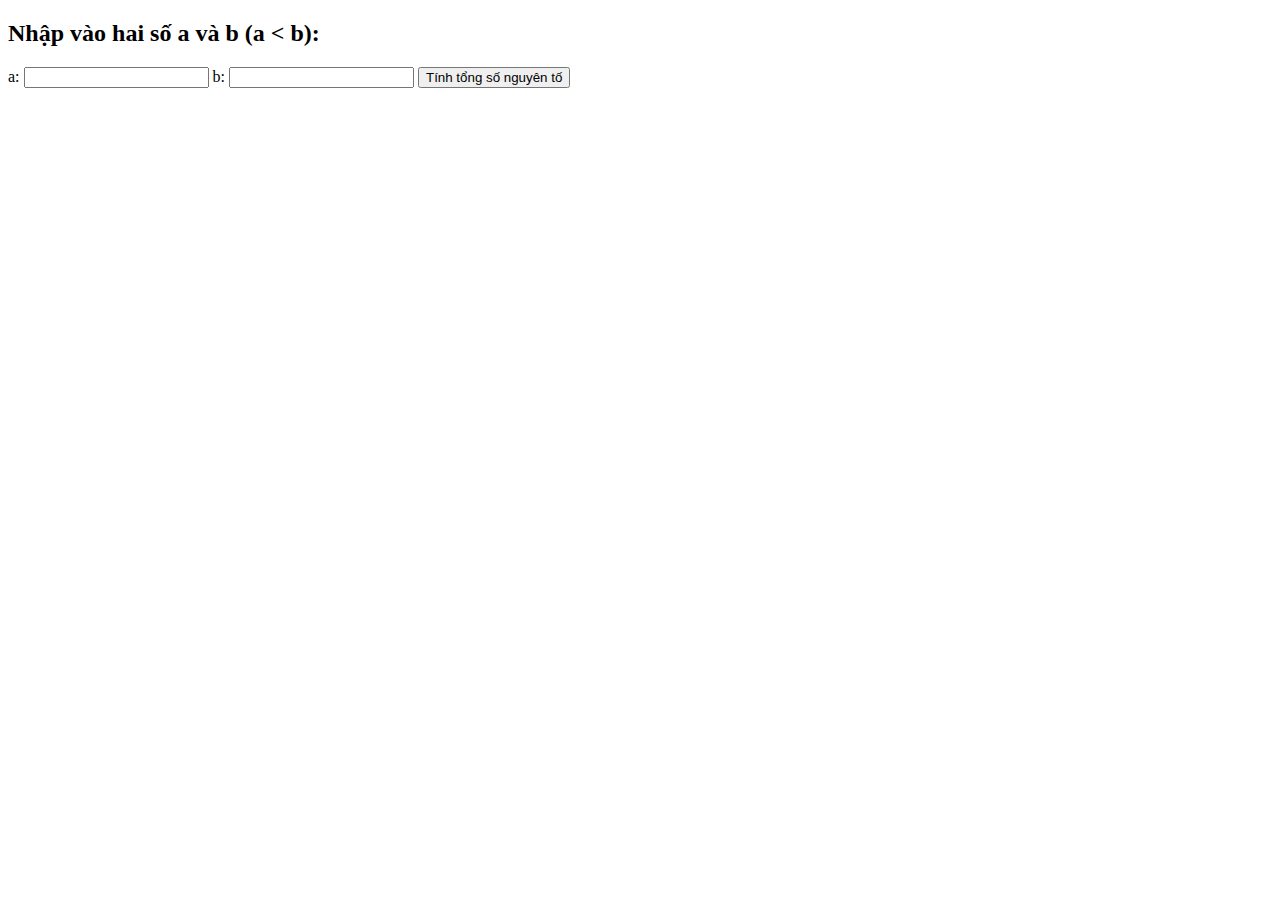
<file: Quest1/index.html>
<!DOCTYPE html>
<html lang="en">
<head>
    <meta charset="UTF-8">
    <meta name="viewport" content="width=device-width, initial-scale=1.0">
    <title>Bài 1</title>
</head>
<body>
    <h2>Nhập vào hai số a và b (a < b):</h2>
        <label for="soThuNhat">a:</label>
        <input type="number" name="soThuNhat" id="soThuNhat">
        <label for="soThuHai">b:</label>
        <input type="number" name="soThuHai"" id="soThuHai">
        <button onclick=tongSoNgto() >Tính tổng số nguyên tố</button>
    <div id="soNguyenTo"></div>
    <div id="result"></div>
    <script src="main.js"></script>
</body>
</html>
</file>
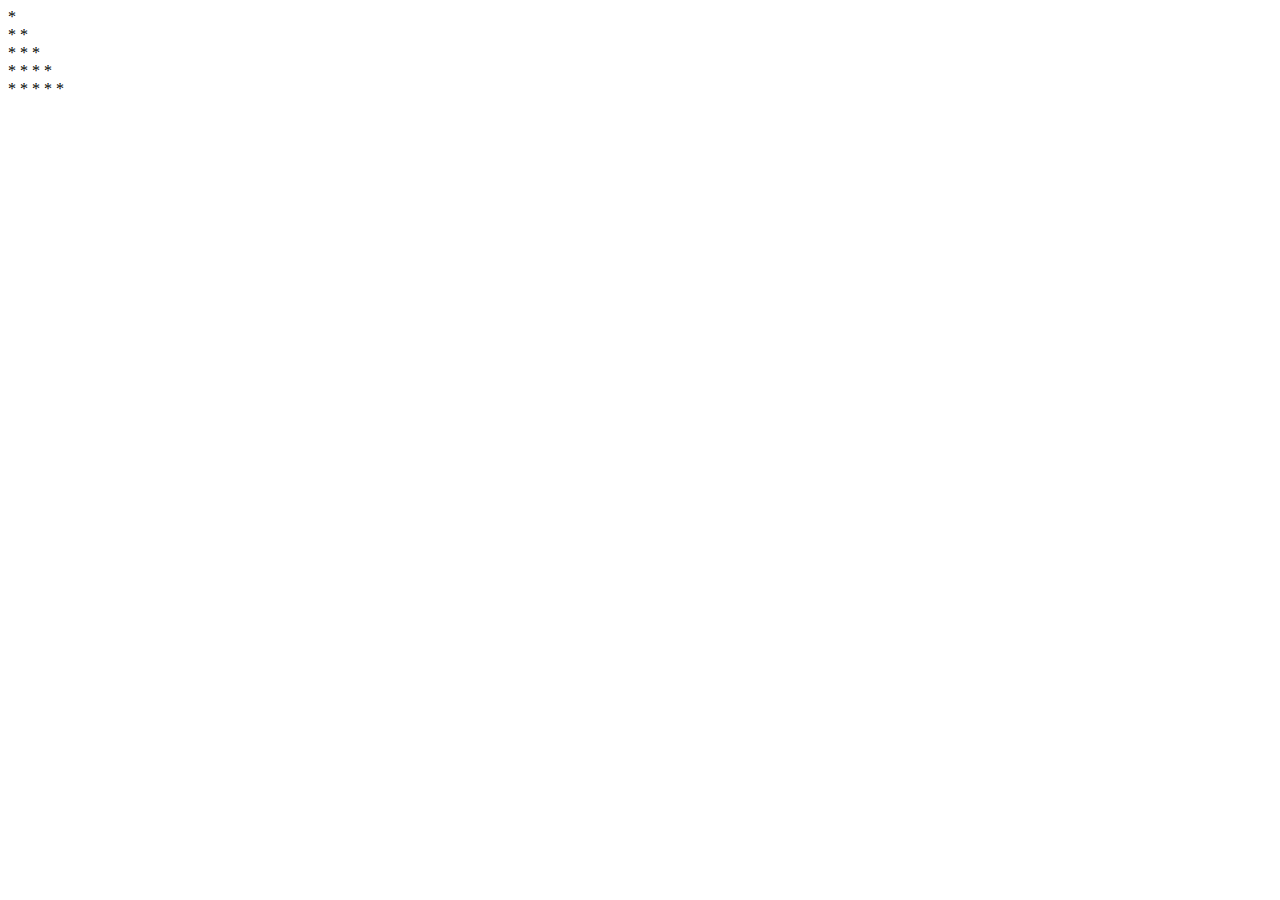
<file: Quest2/index.html>
<!DOCTYPE html>
<html lang="en">
<head>
    <meta charset="UTF-8">
    <meta name="viewport" content="width=device-width, initial-scale=1.0">
    <title>Document</title>
</head>
<body>
    <script>
        function numberOneTriangle(number){
    let block = document.createElement("div");
    document.body.appendChild(block);
   let output ='';
    if(number < 1 || number > 10){
        document.getElementsByTagName('div').innerHTML ="Số nhập không nằm trong khoảng đến 10";  
        return;
    }
    for(let i = 1;i<=number;i++){
     
        let symbol ='';
        for(let j = 1 ;j <= i ; j++){
            symbol += '* ';
        }
        output += symbol + '<br>';
    }
    block.innerHTML = output;
}
numberOneTriangle(5);
    </script>
</body>
</html>
</file>
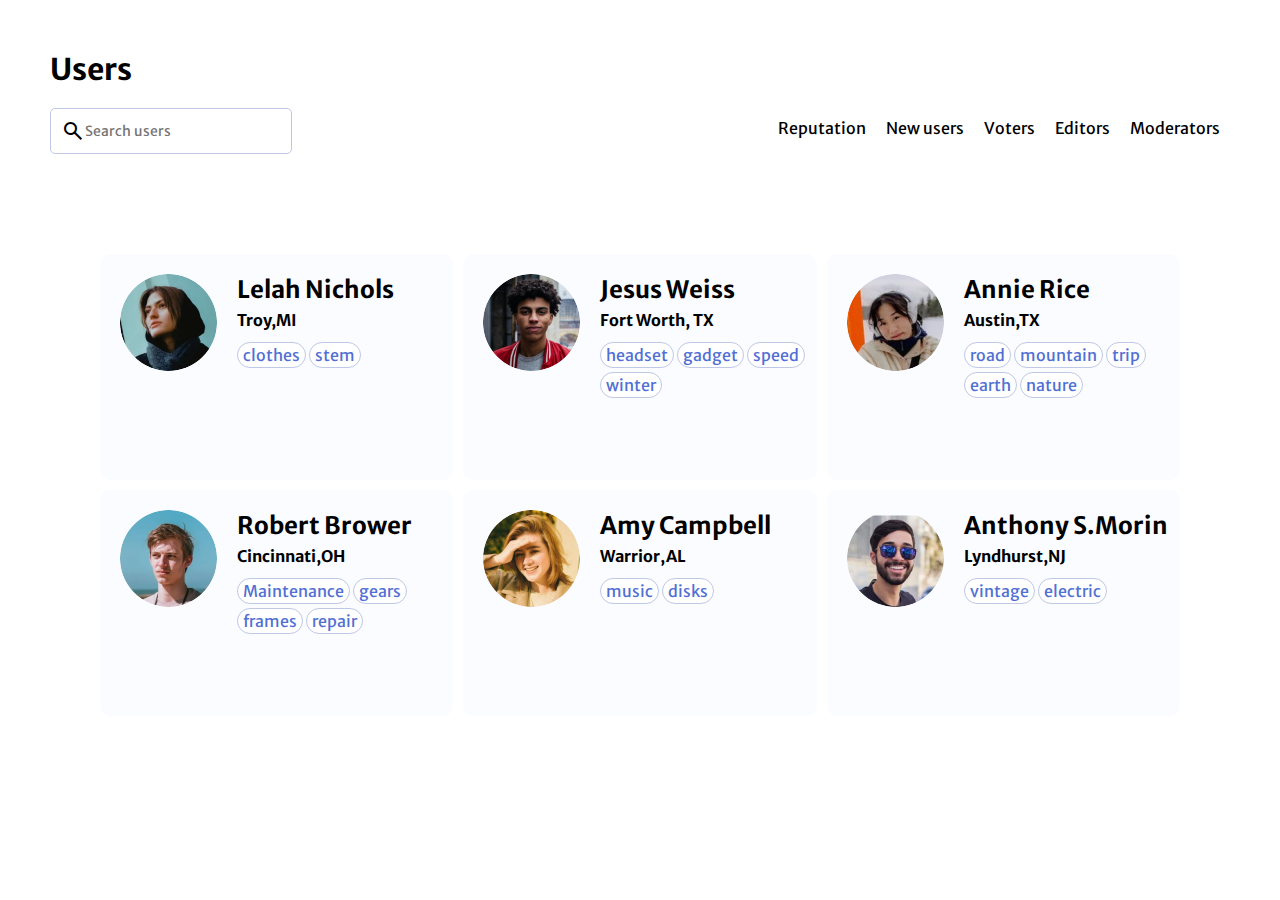
<file: Quest3/index.html>
<!DOCTYPE html>
<html lang="en">
<head>
    <meta charset="UTF-8">
    <meta name="viewport" content="width=device-width, initial-scale=1.0">
    <title>Document</title>
    <link rel="stylesheet" href="style.css">
    <link href="https://fonts.googleapis.com/css2?family=Merriweather+Sans:wght@300&display=swap" rel="stylesheet">
    <link rel="stylesheet" href="https://fonts.googleapis.com/css2?family=Material+Symbols+Outlined:opsz,wght,FILL,GRAD@24,400,0,0" />
</head>
<body>
<div class="container">
<h2>Users</h2>   
<div class="nav-bar">
<div class="form">
    <span class="material-symbols-outlined">search</span>
    <input type="search" name="search" placeholder="Search users" id="search">
</div>
<div id="menu">
<div class="menu-item">Reputation</div>
<div class="menu-item">New users</div>
<div class="menu-item">Voters</div>
<div class="menu-item">Editors</div>
<div class="menu-item">Moderators</div>
</div>
</div>
<div class="content">
<div class="content-item">
    <img src="Ellipse 1.png" alt=""/>
    <div>
        <h3>Lelah Nichols</h3>
    <p>Troy,MI</p>
    <div >
        <div class="detail">clothes</div>
        <div class="detail">stem</div>
    </div>
    </div>
</div>
<div class="content-item">
    <img src="Ellipse 1 (1).png" alt=""/>
    <div>
        <h3>Jesus Weiss</h3>
    <p>Fort Worth, TX</p>
    <div >
        <div class="detail">headset</div>
        <div class="detail">gadget</div>
        <div class="detail">speed</div>
        <div class="detail">winter</div>
    </div>
    </div>
</div>
<div class="content-item">
    <img src="Ellipse 1 (2).png" alt=""/>
    <div>
        <h3>Annie Rice</h3>
    <p>Austin,TX</p>
    <div >
        <div class="detail">road</div>
        <div class="detail">mountain</div>
        <div class="detail">trip</div>
        <div class="detail">earth</div>
        <div class="detail">nature</div>
    </div>
    </div>
</div>
<div class="content-item">
    <img src="Ellipse 1 (3).png" alt=""/>
    <div><h3>Robert Brower</h3>
        <p>Cincinnati,OH</p>
        <div >
            <div class="detail">Maintenance</div>
            <div class="detail">gears</div>
            <div class="detail">frames</div>
            <div class="detail">repair</div>
        </div>
    </div>
</div>
<div class="content-item">
    <img src="Ellipse 1 (4).png" alt=""/>
    <div>
        <h3>Amy Campbell</h3>
    <p>Warrior,AL</p>
    <div >
        <div class="detail">music</div>
        <div class="detail">disks</div>
    </div>
    </div>
</div>
<div class="content-item">
    <img src="Ellipse 1 (5).png" alt=""/>
    <div> 
    <h3>Anthony S.Morin</h3>
    <p>Lyndhurst,NJ</p>
    <div>
        <div class="detail">vintage</div>
        <div class="detail">electric</div>
    </div>
    </div>   
</div>  
</div>
</body>
</html>
</file>
<file: Quest3/style.css>
*{
    margin: 0;
    padding: 0;
    box-sizing: border-box;
    overscroll-behavior: none;
    font-family: 'Merriweather Sans', sans-serif;
}

.container{
    padding:50px
}

.nav-bar{
    display: flex;
    justify-content: space-between;
}

h2{
    margin-bottom: 20px;
    font-size: 30px;
}

.form{
    border: 1px solid #BFC8E6;
    border-radius: 5px;
    height:fit-content;
    display: flex;
    padding: 10px;
}

#search{
    border: none;
    font-size: 14px;
}

input:focus{
    outline: none;
}

#menu{
    display: flex;
}

.menu-item{
    padding: 10px;
    transform: 0.5s;
    cursor: pointer;
}

.menu-item:hover{
    color: white;
    background-color:rgba(132, 159, 255, 1);
    border-radius: 10px;
    padding-bottom: 15px;
}

.content{
    display: grid;
    grid-template-columns:  repeat(3,1fr);
    gap: 10px;
    margin-top: 50px;
    padding: 50px;
}

img{
    border-radius: 50%;
    width: 97px;
    height: 97px;
    margin-right:20px ;
}

.content-item{
    background-color: rgba(251, 252, 255, 1);
    border-radius: 10px;
    padding: 20px 0px 80px 20px;
    display: flex;
    transition: 1s;
}

.content-item:hover{
    box-shadow: 0 4px 8px 0 rgba(0, 0, 0, 0.2), 0 6px 20px 0 rgba(0, 0, 0, 0.19);
}

h3{
    font-size: 24px;
}

p{
    font-weight:bold;
    margin: 5px 0px 10px 0px;
}


.detail{
    border: 1px solid rgba(191, 200, 229, 1);
    background-color: white;
    color: rgba(81, 111, 212, 1);
    border-radius: 30px;
    padding: 2px 5px;
    margin: 2px 0px;
    display: inline-block;
}
</file>
